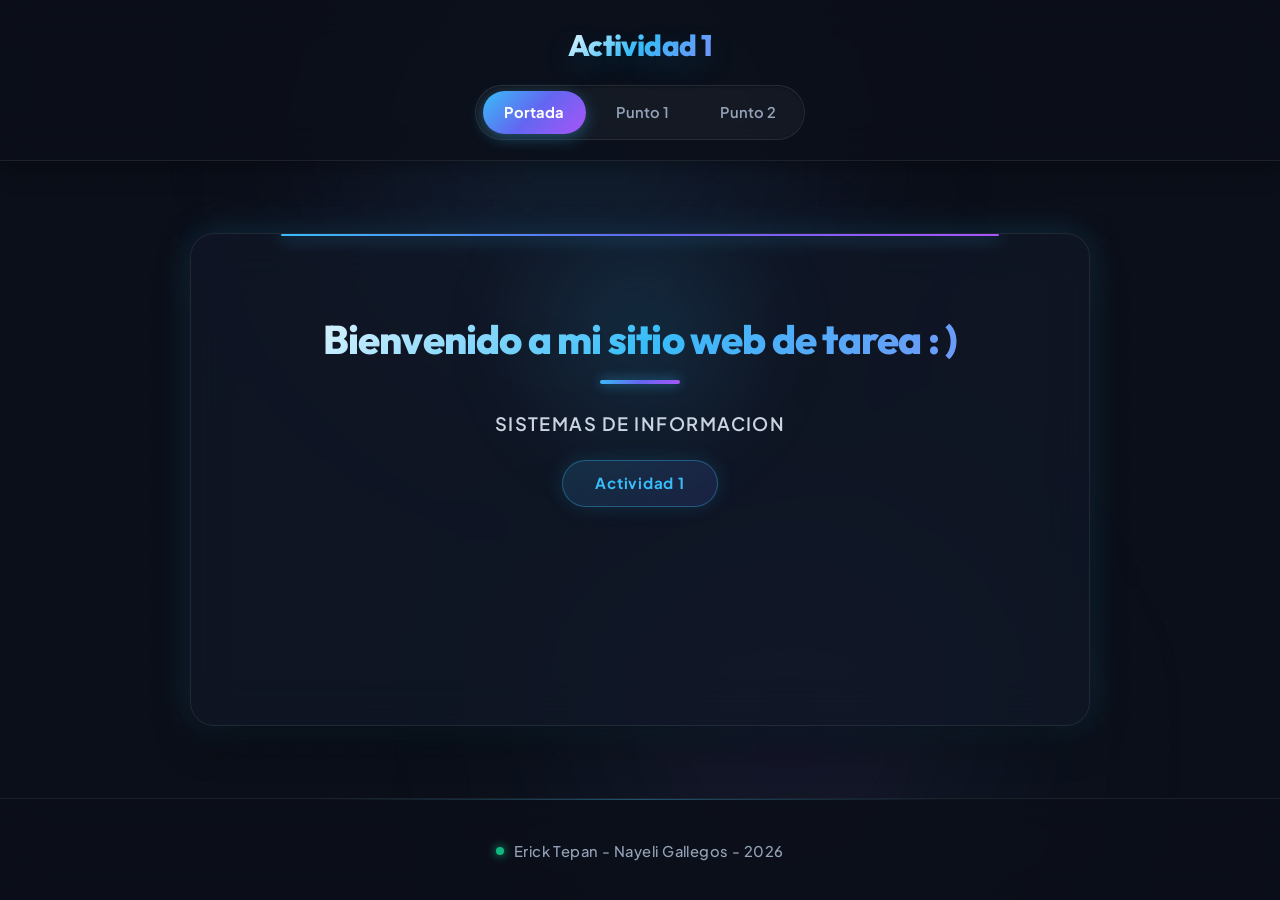
<file: index.html>
<!DOCTYPE html>
<html lang="es">
<head>
    <meta charset="UTF-8">
    <meta name="viewport" content="width=device-width, initial-scale=1.0">
    <title>Portada</title>
    <link rel="stylesheet" href="styles.css">
</head>
<body class="page-home">

<header>
    <h1>Actividad 1</h1>

    <nav>
        <a href="index.html" class="active">Portada</a>
        <a href="pag1.html">Punto 1</a>
        <a href="pag2.html">Punto 2</a>
    </nav>
</header>

<main>
    <h2>Bienvenido a mi sitio web de tarea : ) </h2>
    <p>Sistemas de informacion </p>
    <p>Actividad 1</p>
</main>

<footer>
    <p>Erick Tepan - Nayeli Gallegos - 2026</p>
</footer>

</body>
</html>
</file>
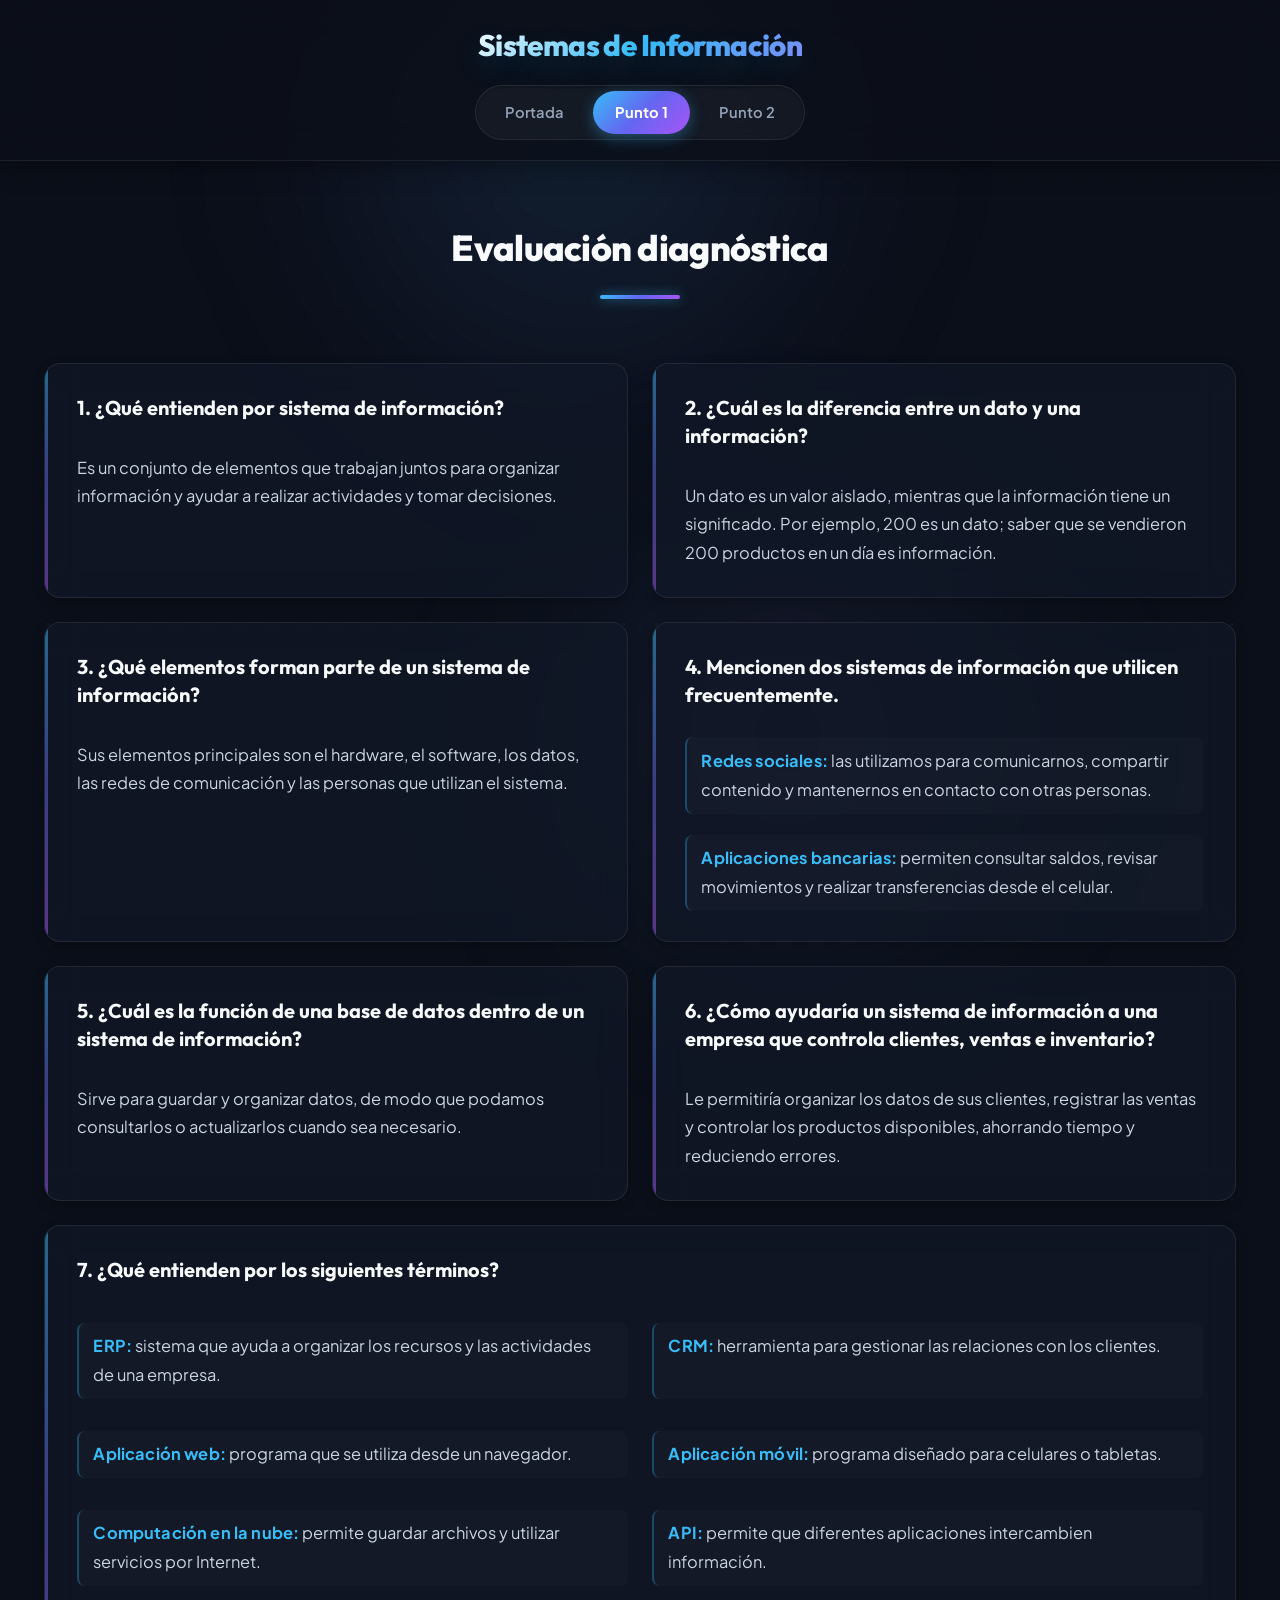
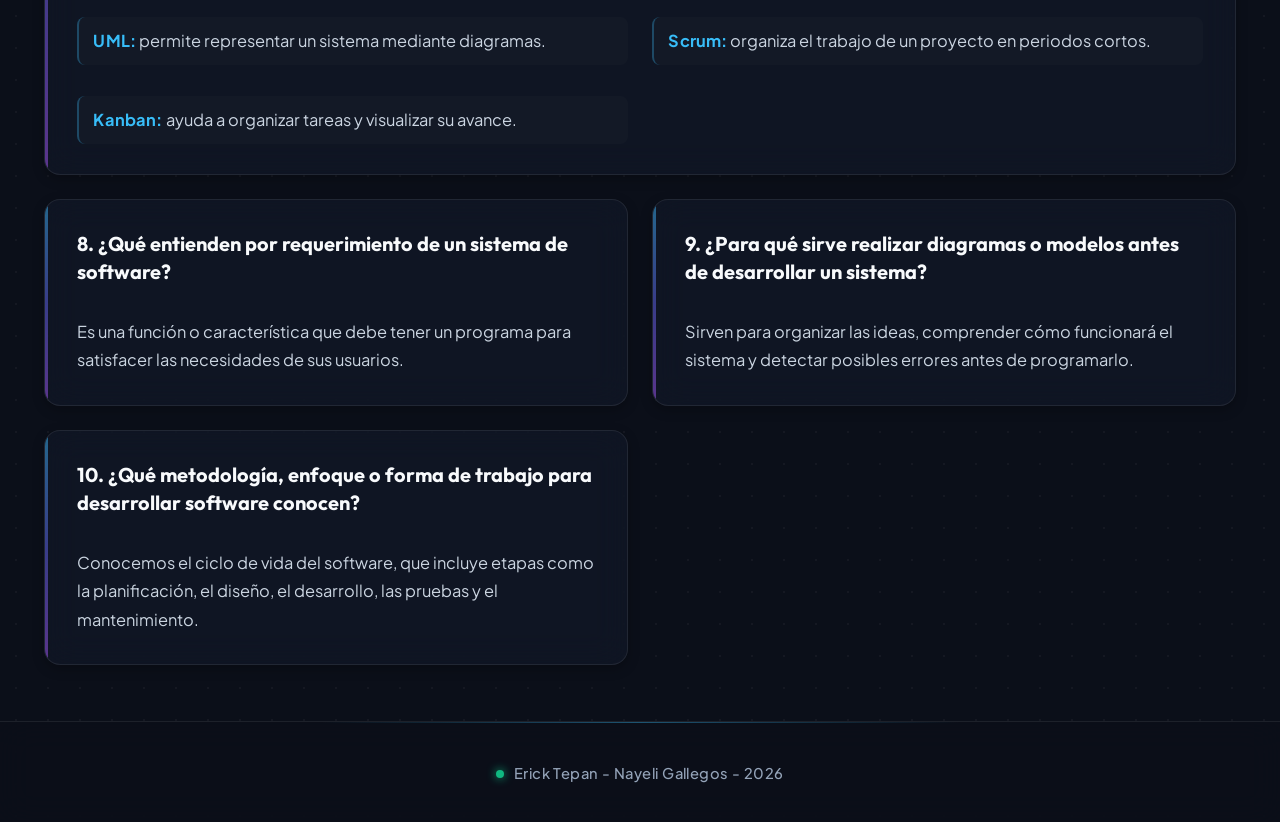
<file: pag1.html>
<!DOCTYPE html>
<html lang="es">

<head>
    <meta charset="UTF-8">
    <meta name="viewport" content="width=device-width, initial-scale=1.0">
    <title>Punto 1 - Sistemas de Información</title>
    <link rel="stylesheet" href="styles.css">
</head>

<body class="page-p1">

    <header>
        <h1>Sistemas de Información</h1>

        <nav>
            <a href="index.html">Portada</a>
            <a href="pag1.html" class="active">Punto 1</a>
            <a href="pag2.html">Punto 2</a>
        </nav>
    </header>

    <main>
        <h2>Evaluación diagnóstica</h2>

        <section>
            <h3>1. ¿Qué entienden por sistema de información?</h3>
            <p>
                Es un conjunto de elementos que trabajan juntos para organizar
                información y ayudar a realizar actividades y tomar decisiones.
            </p>
        </section>

        <section>
            <h3>2. ¿Cuál es la diferencia entre un dato y una información?</h3>
            <p>
                Un dato es un valor aislado, mientras que la información tiene
                un significado. Por ejemplo, 200 es un dato; saber que se vendieron
                200 productos en un día es información.
            </p>
        </section>

        <section>
            <h3>3. ¿Qué elementos forman parte de un sistema de información?</h3>
            <p>
                Sus elementos principales son el hardware, el software, los datos,
                las redes de comunicación y las personas que utilizan el sistema.
            </p>
        </section>

        <section>
            <h3>4. Mencionen dos sistemas de información que utilicen frecuentemente.</h3>
            <p>
                <strong>Redes sociales:</strong> las utilizamos para comunicarnos,
                compartir contenido y mantenernos en contacto con otras personas.
            </p>
            <p>
                <strong>Aplicaciones bancarias:</strong> permiten consultar saldos,
                revisar movimientos y realizar transferencias desde el celular.
            </p>
        </section>

        <section>
            <h3>5. ¿Cuál es la función de una base de datos dentro de un sistema de información?</h3>
            <p>
                Sirve para guardar y organizar datos, de modo que podamos
                consultarlos o actualizarlos cuando sea necesario.
            </p>
        </section>

        <section>
            <h3>6. ¿Cómo ayudaría un sistema de información a una empresa que controla clientes, ventas e inventario?
            </h3>
            <p>
                Le permitiría organizar los datos de sus clientes, registrar las
                ventas y controlar los productos disponibles, ahorrando tiempo
                y reduciendo errores.
            </p>
        </section>

        <section>
            <h3>7. ¿Qué entienden por los siguientes términos?</h3>

            <p><strong>ERP:</strong> sistema que ayuda a organizar los recursos
                y las actividades de una empresa.</p>

            <p><strong>CRM:</strong> herramienta para gestionar las relaciones
                con los clientes.</p>

            <p><strong>Aplicación web:</strong> programa que se utiliza
                desde un navegador.</p>

            <p><strong>Aplicación móvil:</strong> programa diseñado para celulares
                o tabletas.</p>

            <p><strong>Computación en la nube:</strong> permite guardar archivos
                y utilizar servicios por Internet.</p>

            <p><strong>API:</strong> permite que diferentes aplicaciones
                intercambien información.</p>

            <p><strong>UML:</strong> permite representar un sistema mediante diagramas.</p>

            <p><strong>Scrum:</strong> organiza el trabajo de un proyecto
                en periodos cortos.</p>

            <p><strong>Kanban:</strong> ayuda a organizar tareas y visualizar
                su avance.</p>
        </section>

        <section>
            <h3>8. ¿Qué entienden por requerimiento de un sistema de software?</h3>
            <p>
                Es una función o característica que debe tener un programa
                para satisfacer las necesidades de sus usuarios.
            </p>
        </section>

        <section>
            <h3>9. ¿Para qué sirve realizar diagramas o modelos antes de desarrollar un sistema?</h3>
            <p>
                Sirven para organizar las ideas, comprender cómo funcionará
                el sistema y detectar posibles errores antes de programarlo.
            </p>
        </section>

        <section>
            <h3>10. ¿Qué metodología, enfoque o forma de trabajo para desarrollar software conocen?</h3>
            <p>
                Conocemos el ciclo de vida del software, que incluye etapas
                como la planificación, el diseño, el desarrollo, las pruebas
                y el mantenimiento.
            </p>
        </section>

    </main>

    <footer>
        <p>Erick Tepan - Nayeli Gallegos - 2026</p>
    </footer>

</body>

</html>
</file>
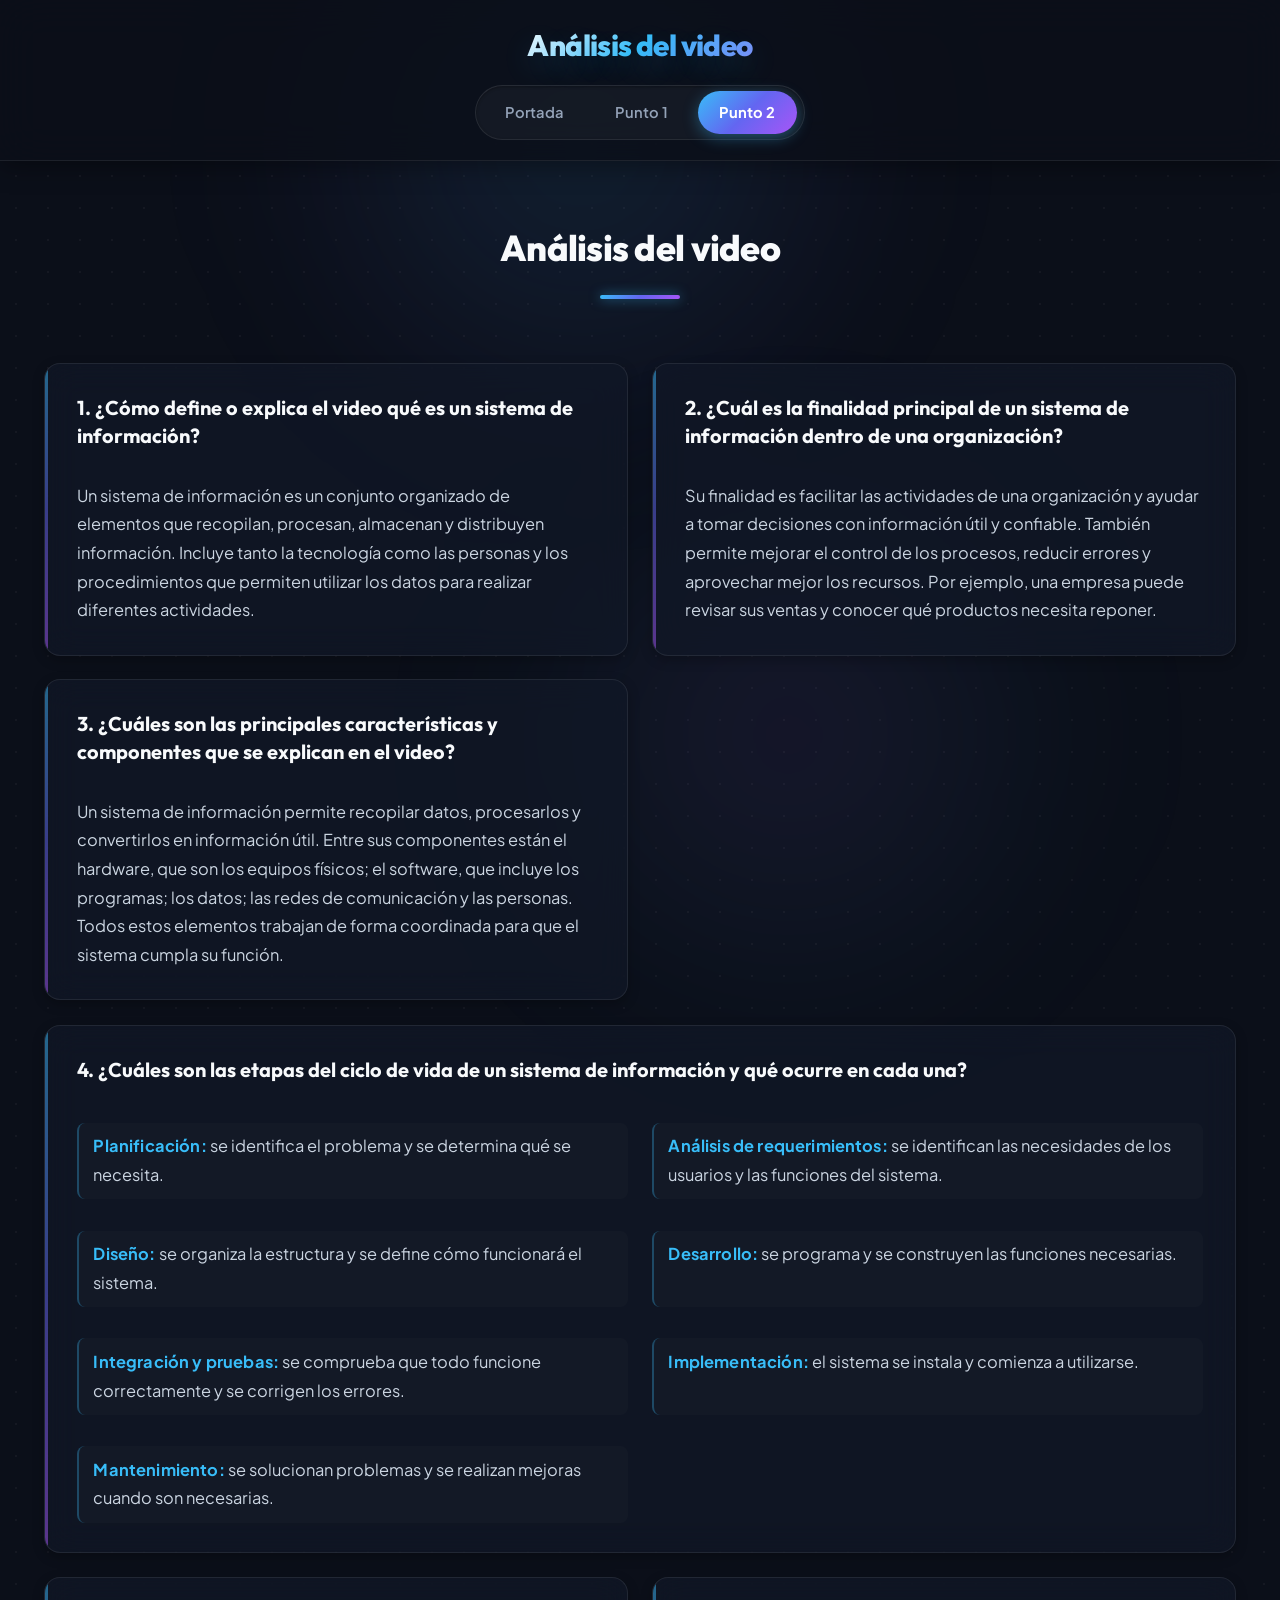
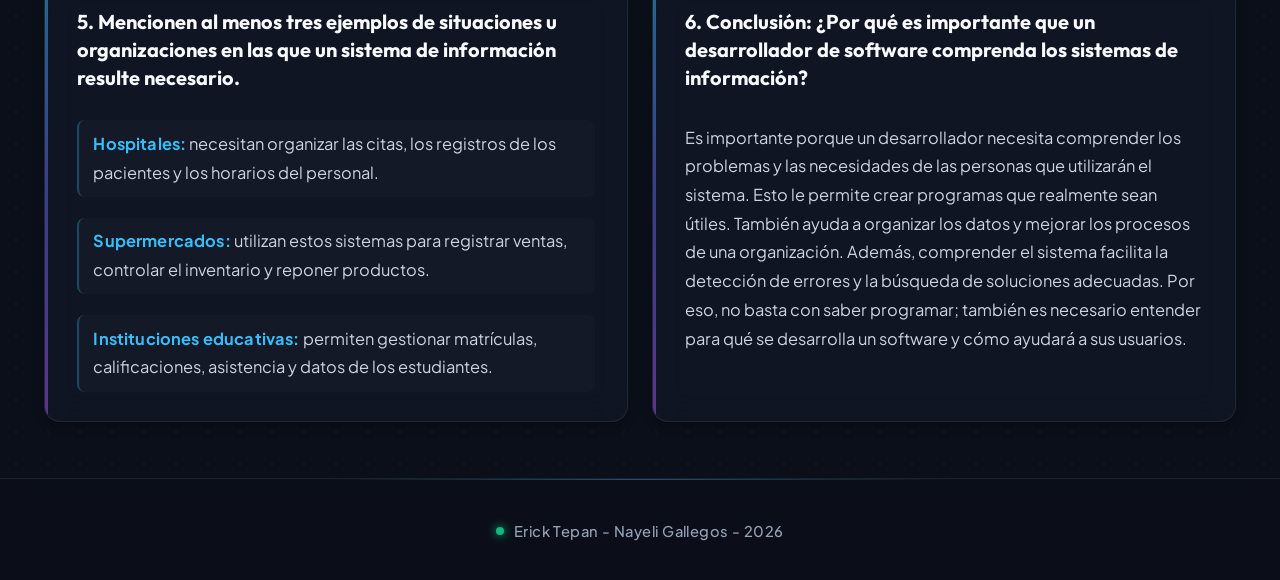
<file: pag2.html>
<!DOCTYPE html>
<html lang="es">
<head>
    <meta charset="UTF-8">
    <meta name="viewport" content="width=device-width, initial-scale=1.0">
    <title>Punto 2 - Análisis del video</title>
    <link rel="stylesheet" href="styles.css">
</head>
<body class="page-p2">

<header>
    <h1>Análisis del video</h1>

    <nav>
        <a href="index.html">Portada</a>
        <a href="pag1.html">Punto 1</a>
        <a href="pag2.html" class="active">Punto 2</a>
    </nav>
</header>

<main>
    <h2>Análisis del video</h2>

    <section>
        <h3>1. ¿Cómo define o explica el video qué es un sistema de información?</h3>
        <p>
            Un sistema de información es un conjunto organizado de elementos
            que recopilan, procesan, almacenan y distribuyen información.
            Incluye tanto la tecnología como las personas y los procedimientos
            que permiten utilizar los datos para realizar diferentes actividades.
        </p>
    </section>

    <section>
        <h3>2. ¿Cuál es la finalidad principal de un sistema de información dentro de una organización?</h3>
        <p>
            Su finalidad es facilitar las actividades de una organización
            y ayudar a tomar decisiones con información útil y confiable.
            También permite mejorar el control de los procesos, reducir errores
            y aprovechar mejor los recursos. Por ejemplo, una empresa puede
            revisar sus ventas y conocer qué productos necesita reponer.
        </p>
    </section>

    <section>
        <h3>3. ¿Cuáles son las principales características y componentes que se explican en el video?</h3>
        <p>
            Un sistema de información permite recopilar datos, procesarlos
            y convertirlos en información útil. Entre sus componentes están
            el hardware, que son los equipos físicos; el software, que incluye
            los programas; los datos; las redes de comunicación y las personas.
            Todos estos elementos trabajan de forma coordinada para que
            el sistema cumpla su función.
        </p>
    </section>

    <section>
        <h3>4. ¿Cuáles son las etapas del ciclo de vida de un sistema de información y qué ocurre en cada una?</h3>

        <p>
            <strong>Planificación:</strong> se identifica el problema
            y se determina qué se necesita.
        </p>

        <p>
            <strong>Análisis de requerimientos:</strong> se identifican
            las necesidades de los usuarios y las funciones del sistema.
        </p>

        <p>
            <strong>Diseño:</strong> se organiza la estructura y se define
            cómo funcionará el sistema.
        </p>

        <p>
            <strong>Desarrollo:</strong> se programa y se construyen
            las funciones necesarias.
        </p>

        <p>
            <strong>Integración y pruebas:</strong> se comprueba que todo
            funcione correctamente y se corrigen los errores.
        </p>

        <p>
            <strong>Implementación:</strong> el sistema se instala
            y comienza a utilizarse.
        </p>

        <p>
            <strong>Mantenimiento:</strong> se solucionan problemas
            y se realizan mejoras cuando son necesarias.
        </p>
    </section>

    <section>
        <h3>5. Mencionen al menos tres ejemplos de situaciones u organizaciones en las que un sistema de información resulte necesario.</h3>

        <p>
            <strong>Hospitales:</strong> necesitan organizar las citas,
            los registros de los pacientes y los horarios del personal.
        </p>

        <p>
            <strong>Supermercados:</strong> utilizan estos sistemas para
            registrar ventas, controlar el inventario y reponer productos.
        </p>

        <p>
            <strong>Instituciones educativas:</strong> permiten gestionar
            matrículas, calificaciones, asistencia y datos de los estudiantes.
        </p>
    </section>

    <section>
        <h3>6. Conclusión: ¿Por qué es importante que un desarrollador de software comprenda los sistemas de información?</h3>

        <p>
            Es importante porque un desarrollador necesita comprender
            los problemas y las necesidades de las personas que utilizarán
            el sistema. Esto le permite crear programas que realmente sean útiles.
            También ayuda a organizar los datos y mejorar los procesos de una organización.
            Además, comprender el sistema facilita la detección de errores
            y la búsqueda de soluciones adecuadas. Por eso, no basta con saber
            programar; también es necesario entender para qué se desarrolla
            un software y cómo ayudará a sus usuarios.
        </p>
    </section>

</main>

<footer>
    <p>Erick Tepan - Nayeli Gallegos - 2026</p>
</footer>

</body>
</html>
</file>
<file: styles.css>
/* ==========================================================================
   SISTEMAS DE INFORMACIÓN - MODERN & PROFESSIONAL DESIGN SYSTEM
   ========================================================================== */

@import url('https://fonts.googleapis.com/css2?family=Outfit:wght@300;400;500;600;700;800&family=Plus+Jakarta+Sans:wght@300;400;500;600;700&display=swap');

:root {
    /* Color Palette */
    --bg-main: #0b0f19;
    --bg-secondary: #0f172a;
    --bg-card: rgba(17, 24, 39, 0.72);
    --bg-card-hover: rgba(26, 36, 56, 0.88);
    --bg-nav: rgba(11, 15, 25, 0.82);

    /* Borders */
    --border-subtle: rgba(255, 255, 255, 0.08);
    --border-hover: rgba(56, 189, 248, 0.4);
    --border-glow: rgba(99, 102, 241, 0.5);

    /* Text Colors */
    --text-primary: #f8fafc;
    --text-secondary: #cbd5e1;
    --text-muted: #94a3b8;
    --text-accent: #38bdf8;

    /* Accents & Gradients */
    --accent-cyan: #38bdf8;
    --accent-blue: #3b82f6;
    --accent-indigo: #6366f1;
    --accent-purple: #a855f7;
    --accent-emerald: #10b981;

    --gradient-title: linear-gradient(135deg, #ffffff 0%, #38bdf8 50%, #818cf8 100%);
    --gradient-primary: linear-gradient(135deg, #38bdf8 0%, #6366f1 50%, #a855f7 100%);
    --gradient-card: linear-gradient(180deg, rgba(30, 41, 59, 0.5) 0%, rgba(15, 23, 42, 0.7) 100%);
    --gradient-badge: linear-gradient(135deg, rgba(56, 189, 248, 0.15), rgba(99, 102, 241, 0.15));

    /* Shadows */
    --shadow-sm: 0 4px 12px rgba(0, 0, 0, 0.25);
    --shadow-md: 0 10px 30px -10px rgba(0, 0, 0, 0.5);
    --shadow-lg: 0 20px 45px -15px rgba(0, 0, 0, 0.65);
    --shadow-glow: 0 0 35px rgba(56, 189, 248, 0.18);

    /* Layout & Transitions */
    --radius-sm: 8px;
    --radius-md: 16px;
    --radius-lg: 24px;
    --radius-full: 9999px;

    --transition-fast: 0.2s cubic-bezier(0.16, 1, 0.3, 1);
    --transition-smooth: 0.4s cubic-bezier(0.16, 1, 0.3, 1);
    --transition-bounce: 0.5s cubic-bezier(0.34, 1.56, 0.64, 1);
}

/* Base Reset & Smooth Scroll */
*, *::before, *::after {
    margin: 0;
    padding: 0;
    box-sizing: border-box;
}

html {
    scroll-behavior: smooth;
    font-size: 16px;
}

body {
    font-family: 'Plus Jakarta Sans', -apple-system, BlinkMacSystemFont, 'Segoe UI', Roboto, sans-serif;
    background-color: var(--bg-main);
    color: var(--text-secondary);
    min-height: 100vh;
    display: flex;
    flex-direction: column;
    overflow-x: hidden;
    position: relative;
    line-height: 1.7;
    -webkit-font-smoothing: antialiased;
}

/* Ambient Glowing Background Effect */
body::before {
    content: '';
    position: fixed;
    top: -20%;
    left: 20%;
    width: 650px;
    height: 650px;
    background: radial-gradient(circle, rgba(56, 189, 248, 0.12) 0%, rgba(99, 102, 241, 0.05) 50%, transparent 70%);
    border-radius: 50%;
    filter: blur(80px);
    z-index: -1;
    pointer-events: none;
    animation: ambientFloat 14s ease-in-out infinite alternate;
}

body::after {
    content: '';
    position: fixed;
    bottom: -15%;
    right: 15%;
    width: 600px;
    height: 600px;
    background: radial-gradient(circle, rgba(168, 85, 247, 0.1) 0%, rgba(56, 189, 248, 0.04) 50%, transparent 70%);
    border-radius: 50%;
    filter: blur(90px);
    z-index: -1;
    pointer-events: none;
    animation: ambientFloat 18s ease-in-out infinite alternate-reverse;
}

/* Subtle Geometric Grid Overlay */
body {
    background-image: 
        radial-gradient(rgba(255, 255, 255, 0.04) 1px, transparent 1px);
    background-size: 32px 32px;
}

/* Selection Color */
::selection {
    background: rgba(56, 189, 248, 0.3);
    color: #ffffff;
}

/* Custom Scrollbar */
::-webkit-scrollbar {
    width: 10px;
}
::-webkit-scrollbar-track {
    background: var(--bg-main);
}
::-webkit-scrollbar-thumb {
    background: rgba(255, 255, 255, 0.15);
    border-radius: 5px;
    border: 2px solid var(--bg-main);
}
::-webkit-scrollbar-thumb:hover {
    background: var(--accent-cyan);
}

/* ==========================================================================
   HEADER & NAVIGATION
   ========================================================================== */

header {
    position: sticky;
    top: 0;
    z-index: 100;
    background: var(--bg-nav);
    backdrop-filter: blur(20px);
    -webkit-backdrop-filter: blur(20px);
    border-bottom: 1px solid var(--border-subtle);
    padding: 1.25rem 2rem;
    display: flex;
    flex-direction: column;
    align-items: center;
    box-shadow: 0 4px 25px rgba(0, 0, 0, 0.4);
    animation: slideDown 0.6s var(--transition-smooth);
}

header h1 {
    font-family: 'Outfit', sans-serif;
    font-size: 1.85rem;
    font-weight: 800;
    letter-spacing: -0.02em;
    background: var(--gradient-title);
    -webkit-background-clip: text;
    -webkit-text-fill-color: transparent;
    margin-bottom: 0.9rem;
    text-shadow: 0 10px 30px rgba(56, 189, 248, 0.2);
    position: relative;
    display: inline-block;
    transition: transform 0.3s ease;
}

header h1:hover {
    transform: scale(1.02);
}

/* Modern Pill Navigation */
nav {
    display: inline-flex;
    align-items: center;
    gap: 0.5rem;
    background: rgba(255, 255, 255, 0.04);
    padding: 0.35rem 0.45rem;
    border-radius: var(--radius-full);
    border: 1px solid var(--border-subtle);
    box-shadow: inset 0 1px 3px rgba(0, 0, 0, 0.3);
}

nav a {
    color: var(--text-muted);
    text-decoration: none;
    font-size: 0.92rem;
    font-weight: 600;
    padding: 0.55rem 1.35rem;
    border-radius: var(--radius-full);
    position: relative;
    transition: all var(--transition-smooth);
    display: inline-flex;
    align-items: center;
    justify-content: center;
}

nav a:hover {
    color: var(--text-primary);
    background: rgba(255, 255, 255, 0.06);
    box-shadow: 0 2px 10px rgba(0, 0, 0, 0.2);
    transform: translateY(-1px);
}

nav a.active {
    color: #ffffff;
    background: var(--gradient-primary);
    box-shadow: 0 4px 15px rgba(56, 189, 248, 0.35);
    font-weight: 700;
}

/* ==========================================================================
   MAIN CONTAINER
   ========================================================================== */

main {
    width: 100%;
    max-width: 900px;
    margin: 3.5rem auto;
    padding: 0 1.5rem;
    flex: 1;
    animation: fadeIn 0.8s var(--transition-smooth);
}

/* ==========================================================================
   PORTADA / HERO CARD (INDEX.HTML)
   ========================================================================== */

body.page-home main,
main:not(:has(section)) {
    background: var(--bg-card);
    backdrop-filter: blur(24px);
    -webkit-backdrop-filter: blur(24px);
    border: 1px solid var(--border-subtle);
    border-radius: var(--radius-lg);
    padding: 5rem 3rem;
    text-align: center;
    box-shadow: var(--shadow-lg), var(--shadow-glow);
    position: relative;
    overflow: hidden;
    margin-top: 4.5rem;
    margin-bottom: 4.5rem;
    animation: heroEnter 0.9s var(--transition-bounce);
}

/* Decorative Glow Line on Portada Card */
body.page-home main::before,
main:not(:has(section))::before {
    content: '';
    position: absolute;
    top: 0;
    left: 10%;
    right: 10%;
    height: 2px;
    background: var(--gradient-primary);
    box-shadow: 0 0 18px var(--accent-cyan);
    border-radius: var(--radius-full);
}

/* Portada Ambient Shimmer */
body.page-home main::after,
main:not(:has(section))::after {
    content: '';
    position: absolute;
    width: 300px;
    height: 300px;
    background: radial-gradient(circle, rgba(56, 189, 248, 0.15) 0%, transparent 70%);
    top: -50px;
    left: 50%;
    transform: translateX(-50%);
    z-index: 0;
    pointer-events: none;
    filter: blur(40px);
}

/* Hero Title */
body.page-home main h2,
main:not(:has(section)) h2 {
    font-family: 'Outfit', sans-serif;
    font-size: 2.5rem;
    font-weight: 800;
    line-height: 1.25;
    background: var(--gradient-title);
    -webkit-background-clip: text;
    -webkit-text-fill-color: transparent;
    margin-bottom: 1.5rem;
    position: relative;
    z-index: 1;
    letter-spacing: -0.02em;
}

/* Hero Subtitle */
body.page-home main p:first-of-type,
main:not(:has(section)) p:first-of-type {
    font-size: 1.15rem;
    font-weight: 600;
    color: var(--text-secondary);
    letter-spacing: 0.08em;
    text-transform: uppercase;
    margin-bottom: 1.25rem;
    position: relative;
    z-index: 1;
}

/* Hero Activity Badge */
body.page-home main p:last-of-type,
main:not(:has(section)) p:last-of-type {
    display: inline-block;
    padding: 0.6rem 2rem;
    font-size: 0.95rem;
    font-weight: 700;
    letter-spacing: 0.05em;
    color: var(--accent-cyan);
    background: var(--gradient-badge);
    border: 1px solid rgba(56, 189, 248, 0.35);
    border-radius: var(--radius-full);
    box-shadow: 0 0 20px rgba(56, 189, 248, 0.15);
    position: relative;
    z-index: 1;
    transition: all var(--transition-smooth);
    animation: pulseBadge 3s ease-in-out infinite;
}

body.page-home main p:last-of-type:hover,
main:not(:has(section)) p:last-of-type:hover {
    transform: scale(1.06);
    border-color: var(--accent-cyan);
    box-shadow: 0 0 25px rgba(56, 189, 248, 0.4);
}

/* ==========================================================================
   CONTENT PAGES (PUNTO 1 & PUNTO 2) - 2 COLUMN GRID LAYOUT
   ========================================================================== */

/* 2-Column Grid Container for Content Pages */
body:not(.page-home) main,
main:has(section) {
    max-width: 1240px;
    display: grid;
    grid-template-columns: repeat(2, 1fr);
    gap: 1.5rem;
    align-items: start;
}

/* Page Title spanning full width */
main h2 {
    grid-column: 1 / -1;
    font-family: 'Outfit', sans-serif;
    font-size: 2.25rem;
    font-weight: 800;
    letter-spacing: -0.02em;
    color: var(--text-primary);
    text-align: center;
    margin-bottom: 2.5rem;
    position: relative;
    padding-bottom: 1.25rem;
}

main h2::after {
    content: '';
    position: absolute;
    bottom: 0;
    left: 50%;
    transform: translateX(-50%);
    width: 80px;
    height: 4px;
    border-radius: var(--radius-full);
    background: var(--gradient-primary);
    box-shadow: 0 0 12px rgba(56, 189, 248, 0.6);
}

/* Interactive Question Cards (Sections) */
section {
    background: var(--bg-card);
    backdrop-filter: blur(16px);
    -webkit-backdrop-filter: blur(16px);
    border: 1px solid var(--border-subtle);
    border-radius: var(--radius-md);
    padding: 1.85rem 2rem;
    margin-bottom: 0;
    box-shadow: var(--shadow-sm);
    position: relative;
    overflow: hidden;
    height: 100%;
    display: flex;
    flex-direction: column;
    justify-content: flex-start;
    transition: transform var(--transition-smooth), 
                box-shadow var(--transition-smooth), 
                border-color var(--transition-smooth),
                background var(--transition-smooth);
    animation: cardEnter 0.6s cubic-bezier(0.16, 1, 0.3, 1) both;
}

/* Sections with many items (e.g., question 7 in Punto 1 or question 4 in Punto 2) */
/* Span across both columns and display terms in 2 sub-columns for maximum space saving */
section:has(p:nth-of-type(6)),
section.full-width {
    grid-column: 1 / -1;
    display: grid;
    grid-template-columns: repeat(2, 1fr);
    column-gap: 1.5rem;
    row-gap: 0.65rem;
}

section:has(p:nth-of-type(6)) h3,
section.full-width h3 {
    grid-column: 1 / -1;
}

/* Staggered entrance animations */
section:nth-of-type(1)  { animation-delay: 0.05s; }
section:nth-of-type(2)  { animation-delay: 0.10s; }
section:nth-of-type(3)  { animation-delay: 0.15s; }
section:nth-of-type(4)  { animation-delay: 0.20s; }
section:nth-of-type(5)  { animation-delay: 0.25s; }
section:nth-of-type(6)  { animation-delay: 0.30s; }
section:nth-of-type(7)  { animation-delay: 0.35s; }
section:nth-of-type(8)  { animation-delay: 0.40s; }
section:nth-of-type(9)  { animation-delay: 0.45s; }
section:nth-of-type(10) { animation-delay: 0.50s; }
section:nth-of-type(11) { animation-delay: 0.55s; }
section:nth-of-type(12) { animation-delay: 0.60s; }

/* Subtle Left Accent Border on Section */
section::before {
    content: '';
    position: absolute;
    left: 0;
    top: 0;
    bottom: 0;
    width: 3px;
    background: var(--gradient-primary);
    opacity: 0.5;
    transition: opacity var(--transition-fast), width var(--transition-fast);
}

/* Card Hover Effects */
section:hover {
    transform: translateY(-4px);
    border-color: var(--border-hover);
    background: var(--bg-card-hover);
    box-shadow: var(--shadow-lg), 0 0 25px rgba(56, 189, 248, 0.12);
}

section:hover::before {
    opacity: 1;
    width: 5px;
}

/* Section Headings (Questions) */
section h3 {
    font-family: 'Outfit', sans-serif;
    font-size: 1.25rem;
    font-weight: 700;
    color: var(--text-primary);
    line-height: 1.4;
    margin-bottom: 1.15rem;
    display: flex;
    align-items: baseline;
    gap: 0.5rem;
    transition: color var(--transition-fast);
}

section:hover h3 {
    color: #ffffff;
}

/* Paragraphs & Answers */
section p {
    font-size: 1.025rem;
    color: var(--text-secondary);
    line-height: 1.75;
    margin: 0.85rem 0;
    transition: color var(--transition-fast);
}

section p:last-child {
    margin-bottom: 0;
}

/* Strong / Keyword Highlights */
strong {
    color: var(--accent-cyan);
    font-weight: 700;
    letter-spacing: 0.01em;
    transition: text-shadow 0.2s ease, color 0.2s ease;
}

section:hover strong {
    color: #38bdf8;
    text-shadow: 0 0 12px rgba(56, 189, 248, 0.35);
}

/* List-like styling for glossary and stages (questions with multiple strong tags) */
section p:has(strong) {
    padding: 0.6rem 0.9rem;
    border-radius: var(--radius-sm);
    background: rgba(255, 255, 255, 0.02);
    border-left: 2px solid rgba(56, 189, 248, 0.3);
    margin: 0.65rem 0;
    transition: all var(--transition-smooth);
}

section p:has(strong):hover {
    background: rgba(56, 189, 248, 0.06);
    border-left-color: var(--accent-cyan);
    transform: translateX(4px);
}

/* ==========================================================================
   FOOTER
   ========================================================================== */

footer {
    background: var(--bg-nav);
    backdrop-filter: blur(16px);
    -webkit-backdrop-filter: blur(16px);
    border-top: 1px solid var(--border-subtle);
    padding: 2.25rem 1.5rem;
    text-align: center;
    margin-top: auto;
    position: relative;
}

/* Subtle top glow line in footer */
footer::before {
    content: '';
    position: absolute;
    top: 0;
    left: 25%;
    right: 25%;
    height: 1px;
    background: linear-gradient(90deg, transparent, rgba(56, 189, 248, 0.4), transparent);
}

footer p {
    font-size: 0.92rem;
    color: var(--text-muted);
    font-weight: 500;
    letter-spacing: 0.03em;
    display: inline-flex;
    align-items: center;
    gap: 0.6rem;
}

/* Pulse indicator dot in footer */
footer p::before {
    content: '';
    display: inline-block;
    width: 8px;
    height: 8px;
    border-radius: 50%;
    background: var(--accent-emerald);
    box-shadow: 0 0 10px var(--accent-emerald);
    animation: pulseDot 2s infinite;
}

/* ==========================================================================
   ANIMATIONS & KEYFRAMES
   ========================================================================== */

@keyframes fadeIn {
    from {
        opacity: 0;
    }
    to {
        opacity: 1;
    }
}

@keyframes slideDown {
    from {
        opacity: 0;
        transform: translateY(-20px);
    }
    to {
        opacity: 1;
        transform: translateY(0);
    }
}

@keyframes cardEnter {
    from {
        opacity: 0;
        transform: translateY(24px) scale(0.98);
    }
    to {
        opacity: 1;
        transform: translateY(0) scale(1);
    }
}

@keyframes heroEnter {
    from {
        opacity: 0;
        transform: translateY(35px) scale(0.96);
    }
    to {
        opacity: 1;
        transform: translateY(0) scale(1);
    }
}

@keyframes ambientFloat {
    0% {
        transform: translate(0, 0) scale(1);
    }
    50% {
        transform: translate(40px, 30px) scale(1.08);
    }
    100% {
        transform: translate(-30px, 50px) scale(0.95);
    }
}

@keyframes pulseBadge {
    0%, 100% {
        box-shadow: 0 0 15px rgba(56, 189, 248, 0.2);
    }
    50% {
        box-shadow: 0 0 28px rgba(56, 189, 248, 0.45);
    }
}

@keyframes pulseDot {
    0%, 100% {
        opacity: 1;
        transform: scale(1);
    }
    50% {
        opacity: 0.4;
        transform: scale(0.75);
    }
}

/* ==========================================================================
   RESPONSIVE DESIGN (MOBILE & TABLET)
   ========================================================================== */

@media (max-width: 900px) {
    body:not(.page-home) main,
    main:has(section) {
        grid-template-columns: 1fr;
        gap: 1.25rem;
    }

    section:has(p:nth-of-type(6)),
    section.full-width {
        grid-template-columns: 1fr;
    }
}

@media (max-width: 768px) {
    header {
        padding: 1rem;
    }

    header h1 {
        font-size: 1.5rem;
    }

    nav {
        width: 100%;
        justify-content: center;
        gap: 0.25rem;
    }

    nav a {
        padding: 0.45rem 0.9rem;
        font-size: 0.85rem;
    }

    main {
        margin: 2rem auto;
        padding: 0 1rem;
    }

    body.page-home main,
    main:not(:has(section)) {
        padding: 3rem 1.5rem;
        margin-top: 2rem;
    }

    body.page-home main h2,
    main:not(:has(section)) h2 {
        font-size: 1.85rem;
    }

    main h2 {
        font-size: 1.7rem;
        margin-bottom: 2rem;
    }

    section {
        padding: 1.5rem;
    }

    section h3 {
        font-size: 1.15rem;
    }
}
</file>
